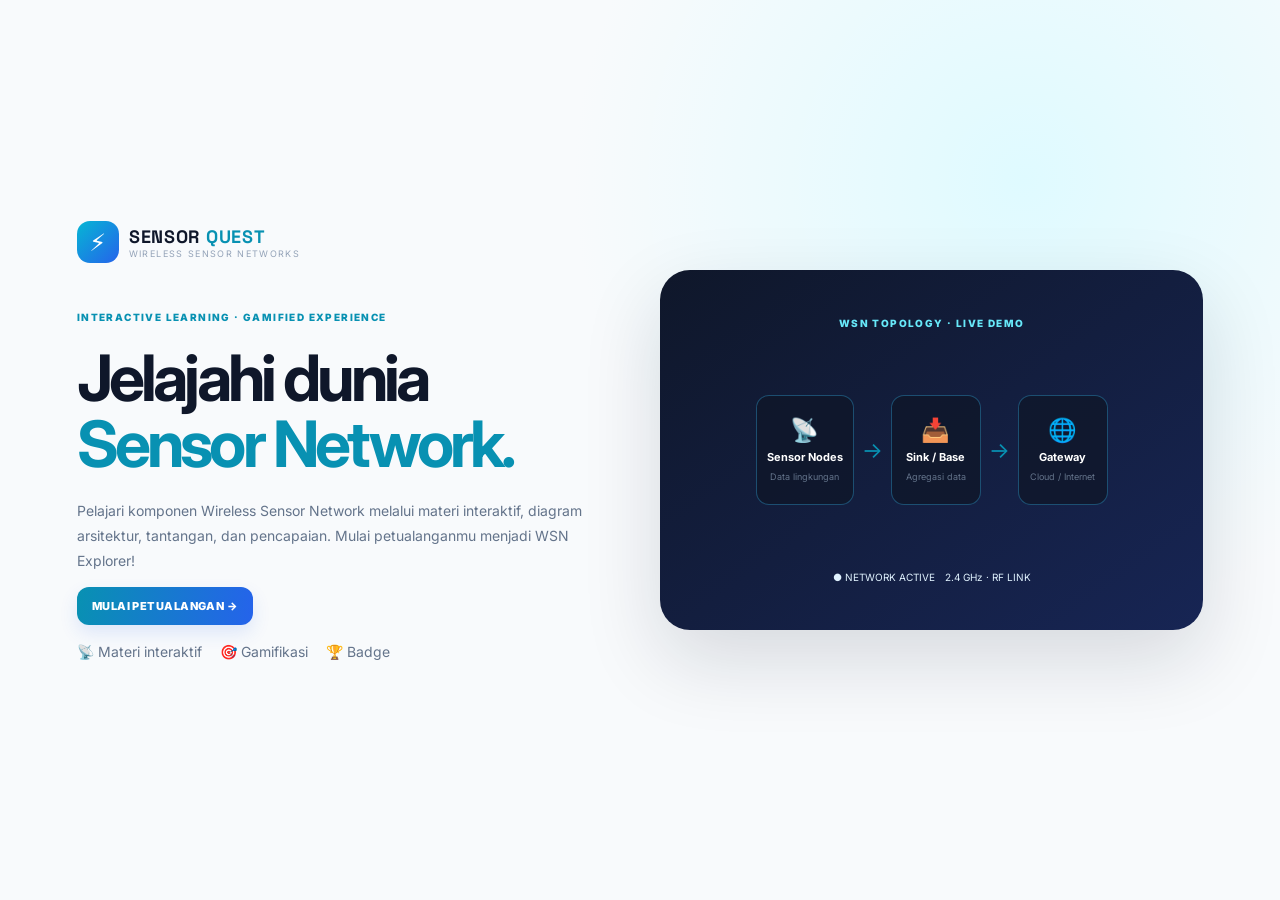
<file: index.html>
<!DOCTYPE html>
<html lang="id">

<head>
    <meta charset="UTF-8">
    <meta name="viewport" content="width=device-width, initial-scale=1.0">
    <meta name="theme-color" content="#06b6d4">
    <title>Sensor Quest — Mulai Petualangan</title>
    <link rel="stylesheet" href="assets/style.css">
    <script defer src="assets/app.js"></script>
</head>

<body data-page="index"><noscript>Aktifkan JavaScript untuk menggunakan website ini.</noscript></body>

</html>
</file>
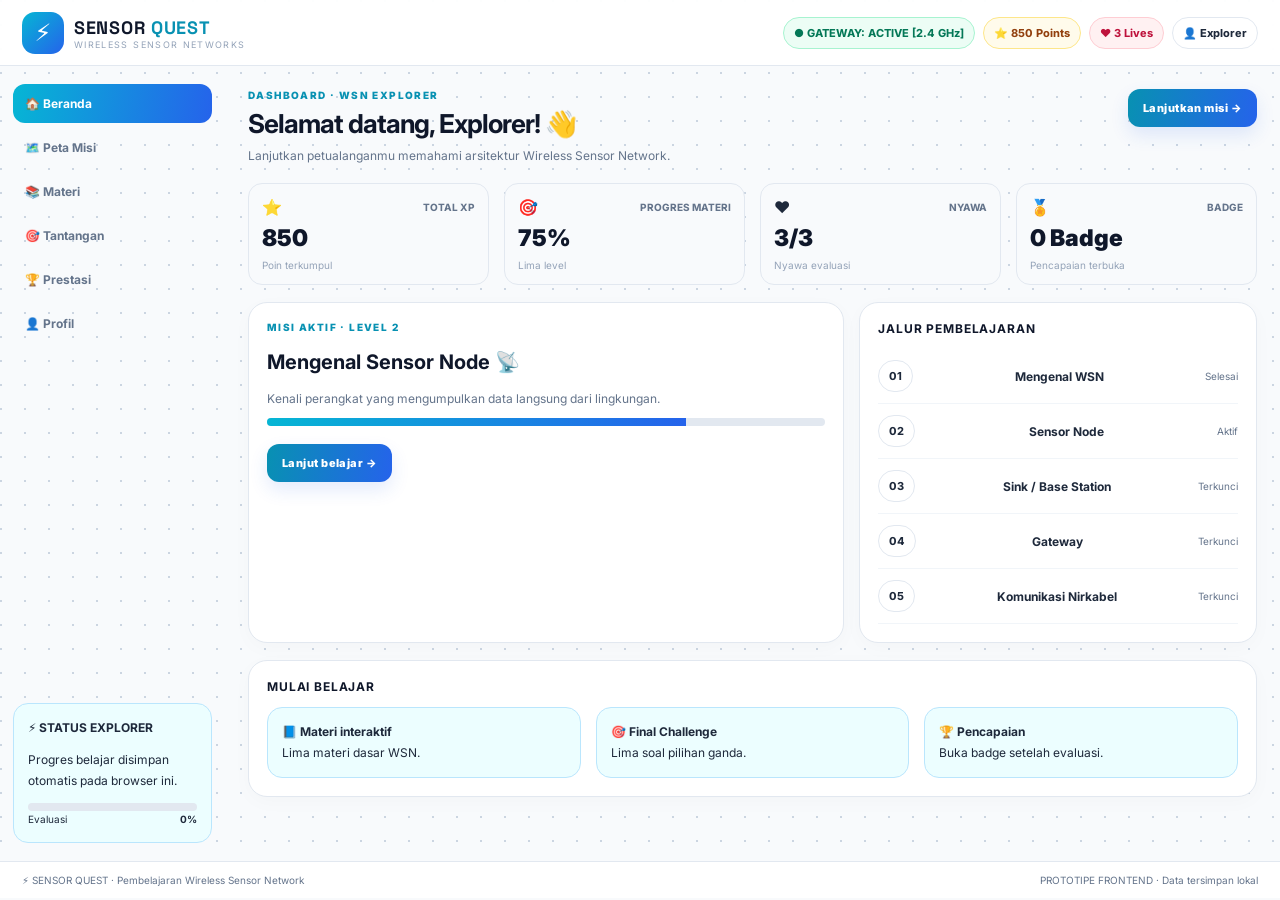
<file: dashboard.html>
<!DOCTYPE html>
<html lang="id">

<head>
    <meta charset="UTF-8">
    <meta name="viewport" content="width=device-width, initial-scale=1.0">
    <meta name="theme-color" content="#06b6d4">
    <title>Dashboard — Sensor Quest</title>
    <link rel="stylesheet" href="assets/style.css">
    <script defer src="assets/app.js"></script>
</head>

<body data-page="dashboard"><noscript>Aktifkan JavaScript untuk menggunakan website ini.</noscript></body>

</html>
</file>
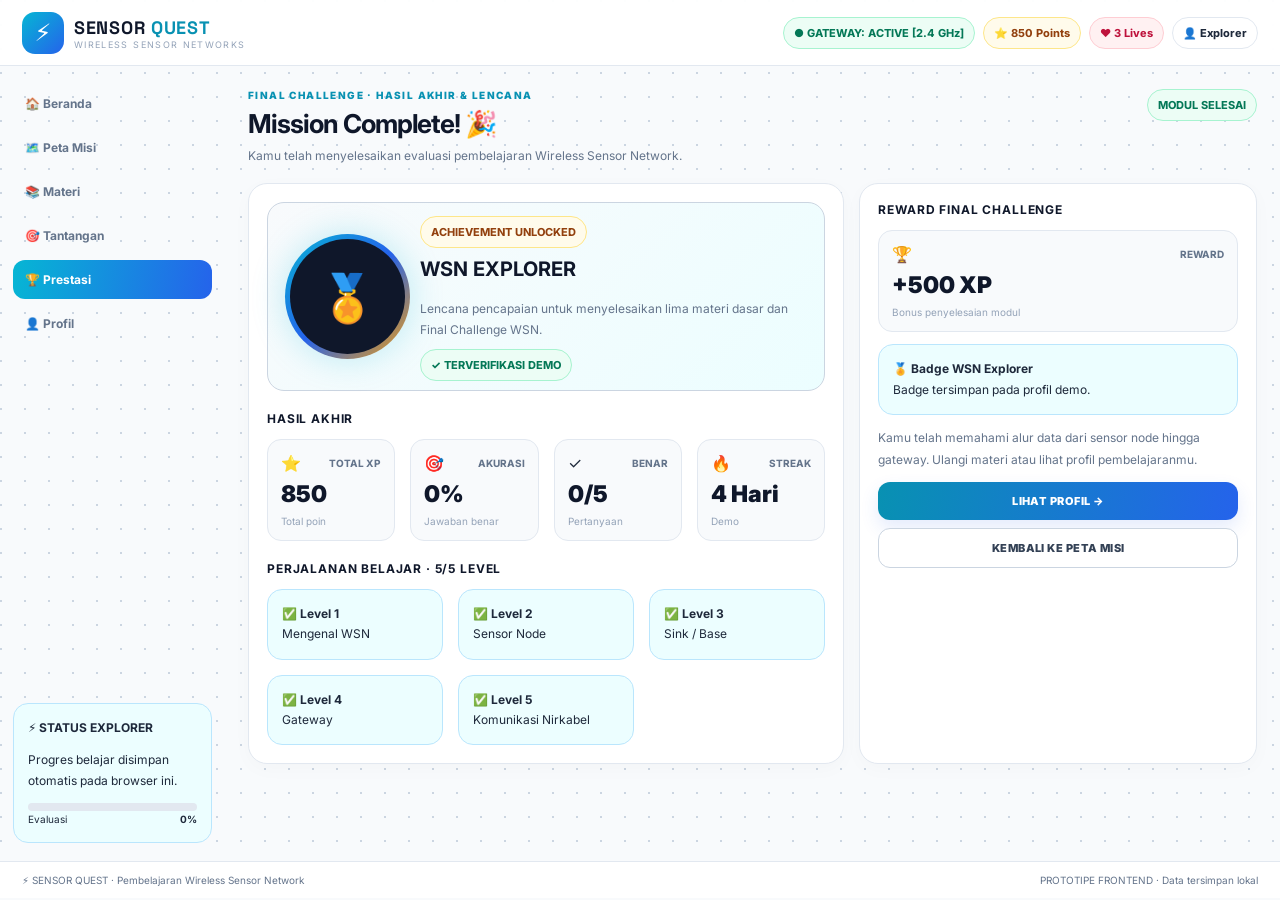
<file: hasil-akhir.html>
<!DOCTYPE html>
<html lang="id">

<head>
    <meta charset="UTF-8">
    <meta name="viewport" content="width=device-width, initial-scale=1.0">
    <meta name="theme-color" content="#06b6d4">
    <title>Hasil Akhir & Badge</title>
    <link rel="stylesheet" href="assets/style.css">
    <script defer src="assets/app.js"></script>
</head>

<body data-page="result"><noscript>Aktifkan JavaScript untuk menggunakan website ini.</noscript></body>

</html>
</file>
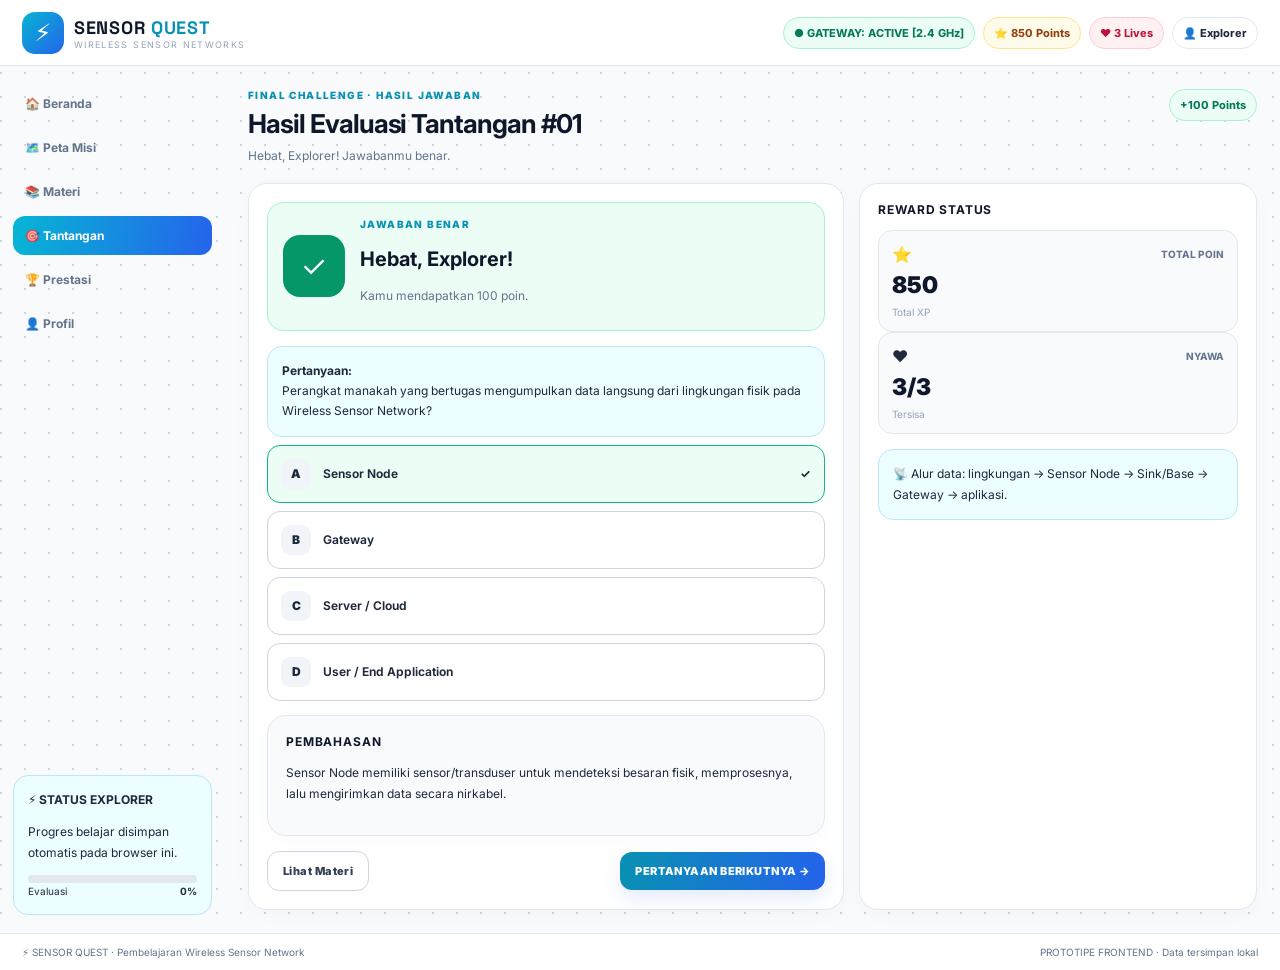
<file: hasil-benar.html>
<!DOCTYPE html>
<html lang="id">

<head>
    <meta charset="UTF-8">
    <meta name="viewport" content="width=device-width, initial-scale=1.0">
    <meta name="theme-color" content="#06b6d4">
    <title>Feedback Jawaban Benar</title>
    <link rel="stylesheet" href="assets/style.css">
    <script defer src="assets/app.js"></script>
</head>

<body data-page="correct"><noscript>Aktifkan JavaScript untuk menggunakan website ini.</noscript></body>

</html>
</file>
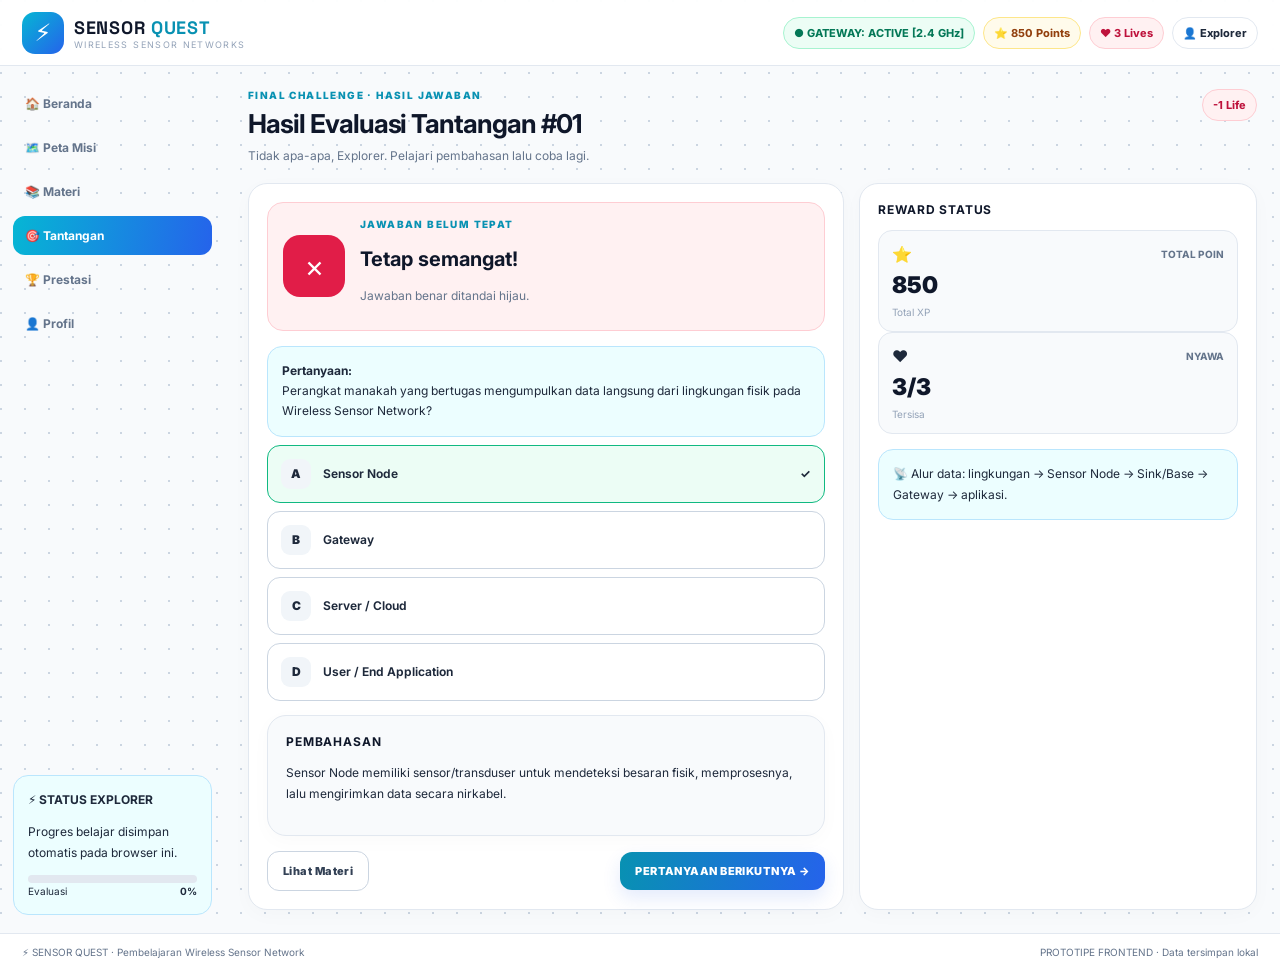
<file: hasil-salah.html>
<!DOCTYPE html>
<html lang="id">

<head>
    <meta charset="UTF-8">
    <meta name="viewport" content="width=device-width, initial-scale=1.0">
    <meta name="theme-color" content="#06b6d4">
    <title>Feedback Jawaban Salah</title>
    <link rel="stylesheet" href="assets/style.css">
    <script defer src="assets/app.js"></script>
</head>

<body data-page="wrong"><noscript>Aktifkan JavaScript untuk menggunakan website ini.</noscript></body>

</html>
</file>
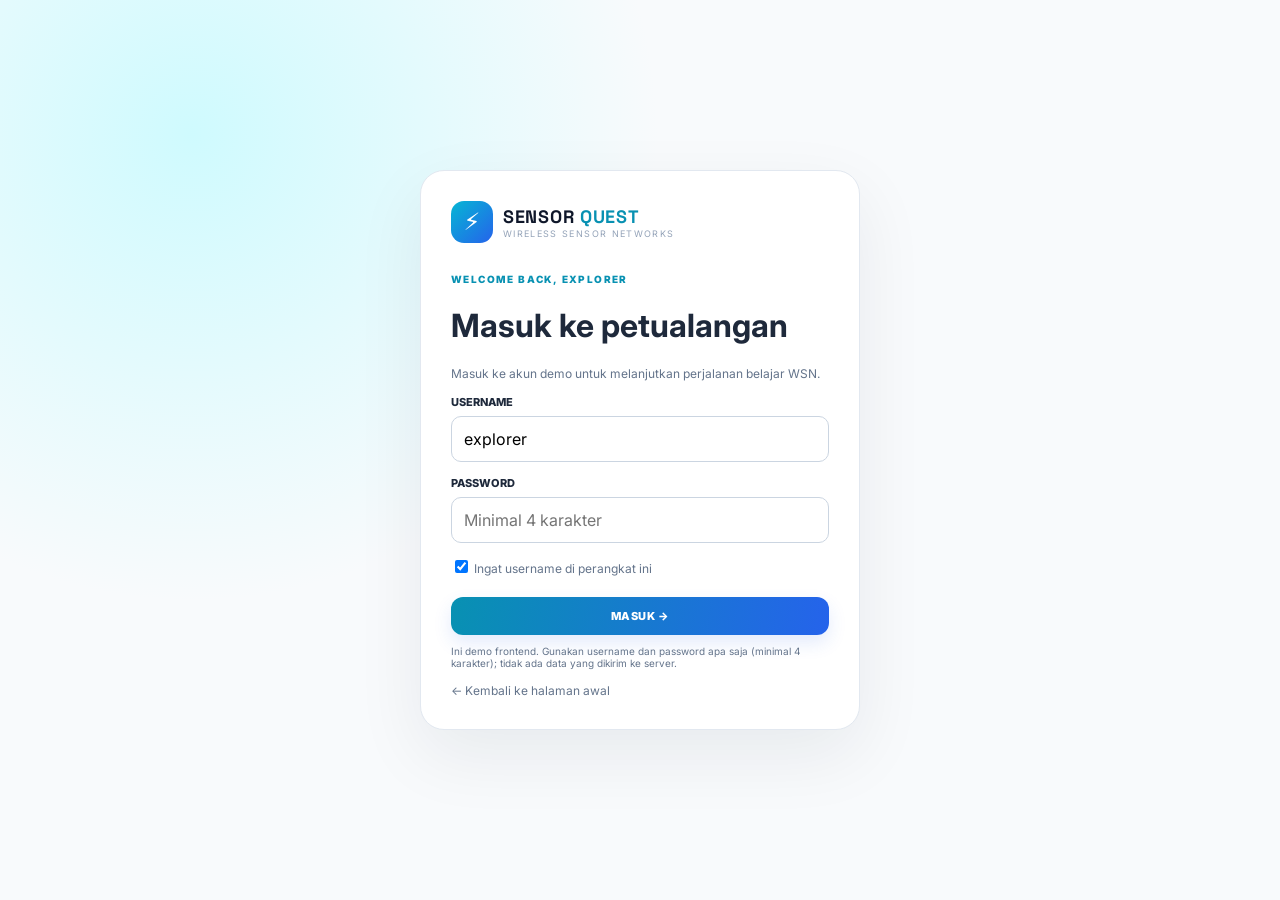
<file: login.html>
<!DOCTYPE html>
<html lang="id">

<head>
    <meta charset="UTF-8">
    <meta name="viewport" content="width=device-width, initial-scale=1.0">
    <meta name="theme-color" content="#06b6d4">
    <title>Masuk — Sensor Quest</title>
    <link rel="stylesheet" href="assets/style.css">
    <script defer src="assets/app.js"></script>
</head>

<body data-page="login"><noscript>Aktifkan JavaScript untuk menggunakan website ini.</noscript></body>

</html>
</file>
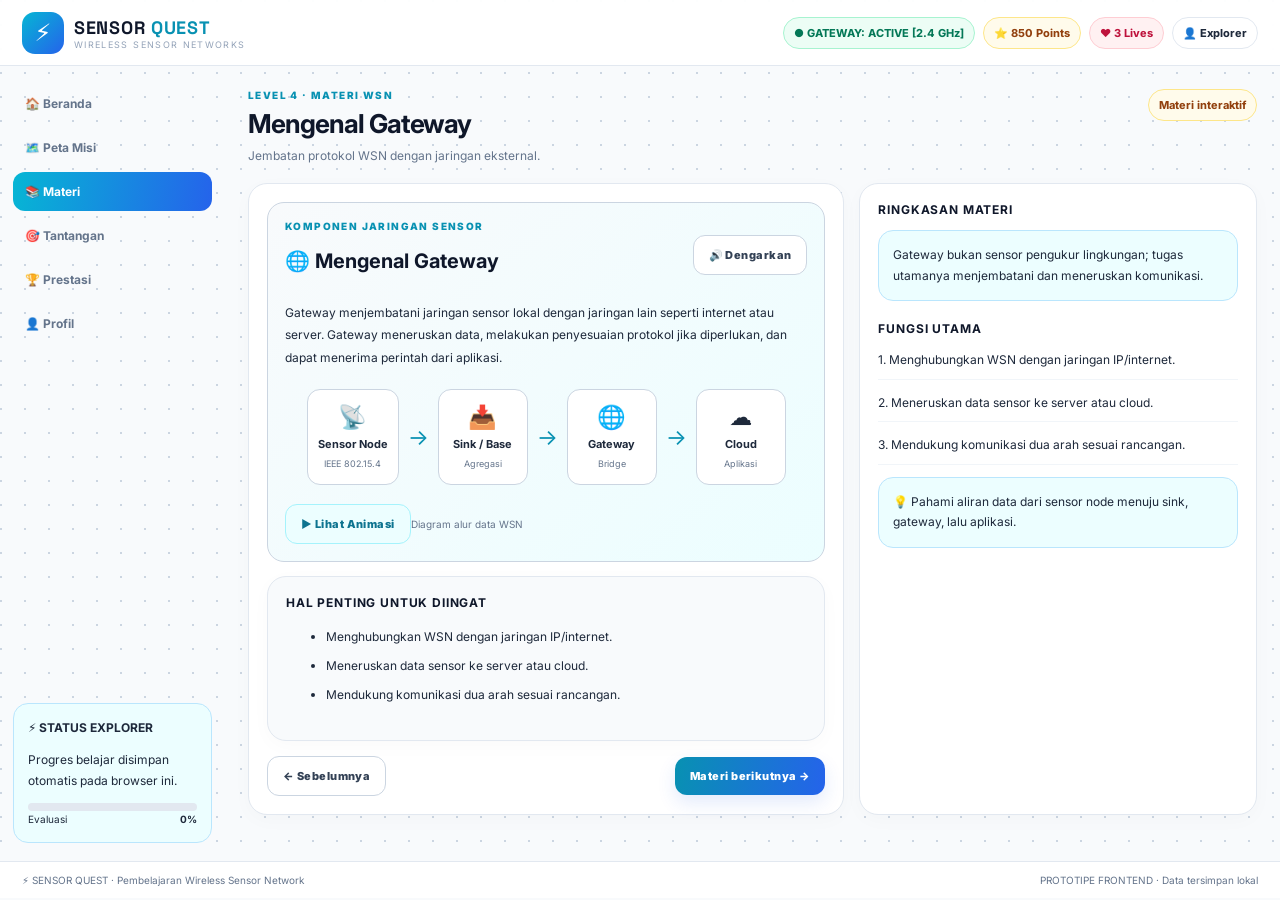
<file: materi-gateway.html>
<!DOCTYPE html>
<html lang="id">

<head>
    <meta charset="UTF-8">
    <meta name="viewport" content="width=device-width, initial-scale=1.0">
    <meta name="theme-color" content="#06b6d4">
    <title>Materi 4: Gateway</title>
    <link rel="stylesheet" href="assets/style.css">
    <script defer src="assets/app.js"></script>
</head>

<body data-page="gateway"><noscript>Aktifkan JavaScript untuk menggunakan website ini.</noscript></body>

</html>
</file>
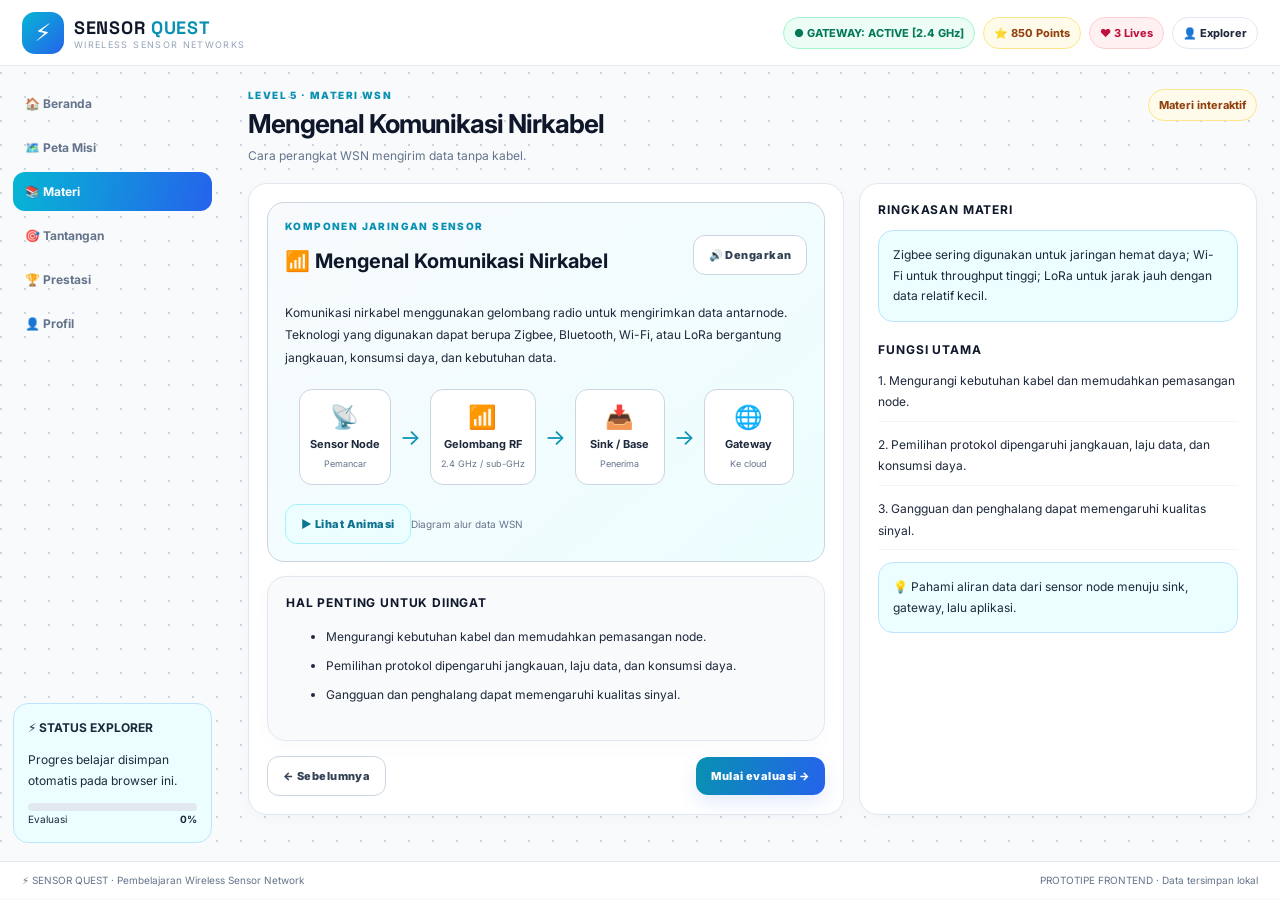
<file: materi-komunikasi.html>
<!DOCTYPE html>
<html lang="id">

<head>
    <meta charset="UTF-8">
    <meta name="viewport" content="width=device-width, initial-scale=1.0">
    <meta name="theme-color" content="#06b6d4">
    <title>Materi 5: Komunikasi Nirkabel</title>
    <link rel="stylesheet" href="assets/style.css">
    <script defer src="assets/app.js"></script>
</head>

<body data-page="wireless"><noscript>Aktifkan JavaScript untuk menggunakan website ini.</noscript></body>

</html>
</file>
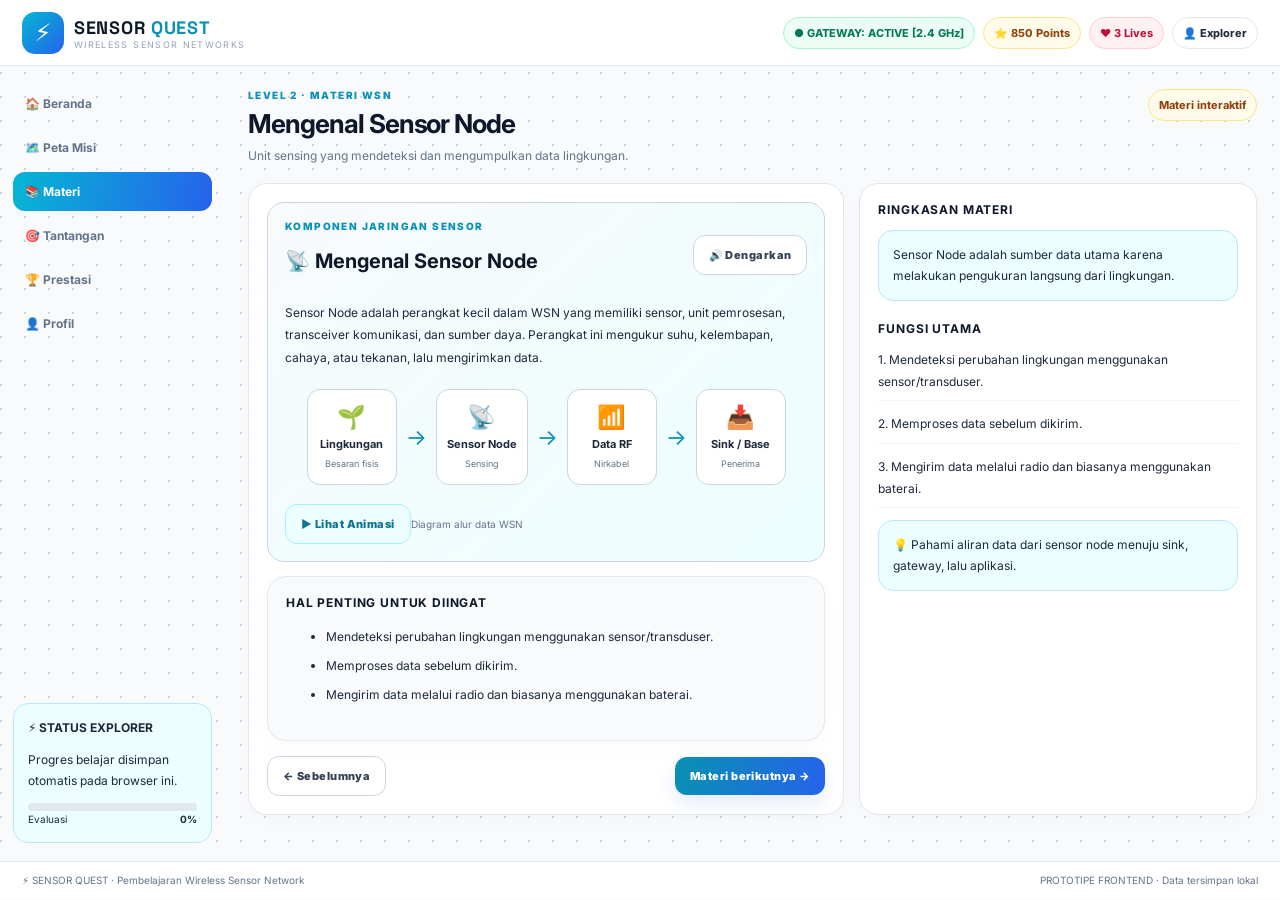
<file: materi-sensor-node.html>
<!DOCTYPE html>
<html lang="id">

<head>
    <meta charset="UTF-8">
    <meta name="viewport" content="width=device-width, initial-scale=1.0">
    <meta name="theme-color" content="#06b6d4">
    <title>Materi 2: Sensor Node</title>
    <link rel="stylesheet" href="assets/style.css">
    <script defer src="assets/app.js"></script>
</head>

<body data-page="sensor"><noscript>Aktifkan JavaScript untuk menggunakan website ini.</noscript></body>

</html>
</file>
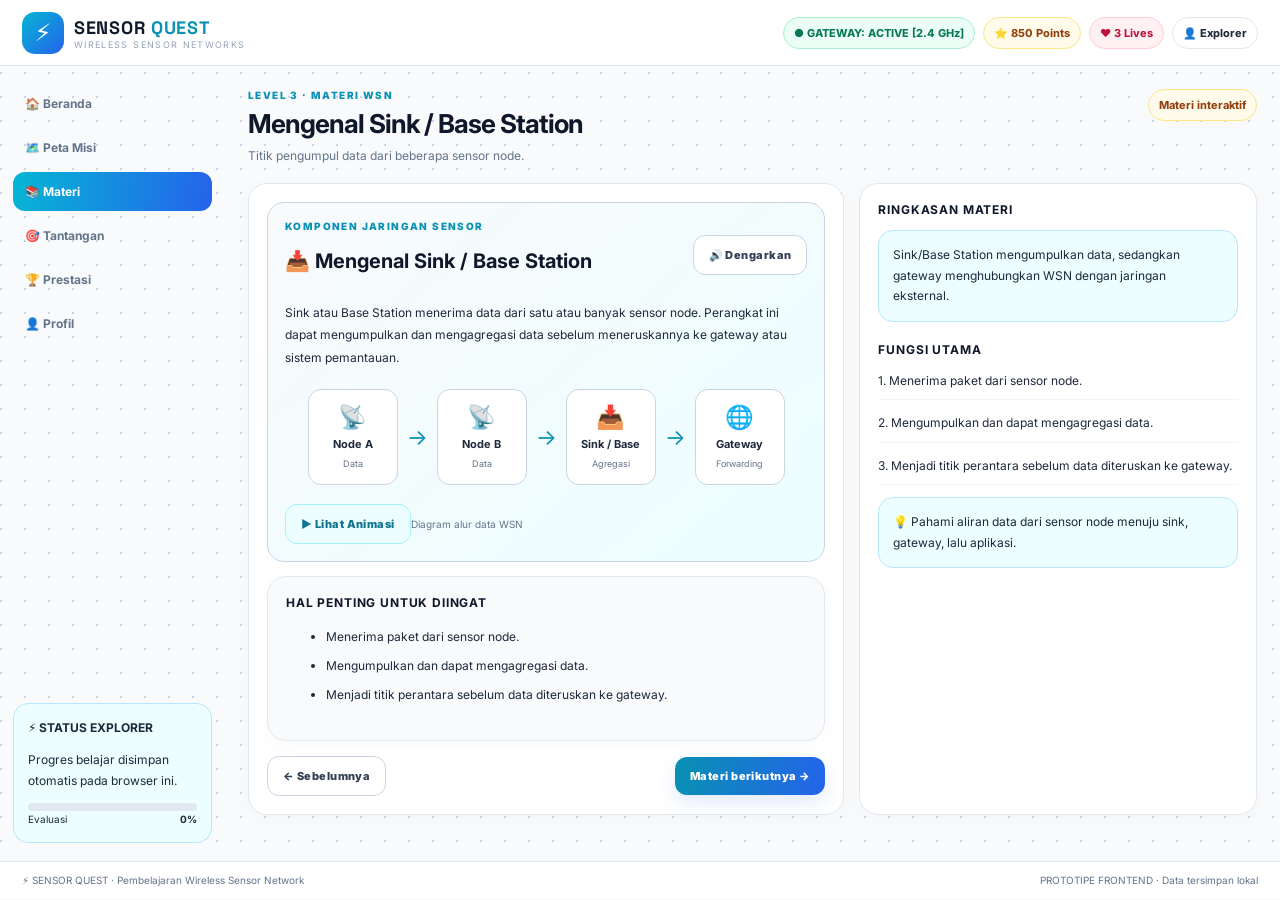
<file: materi-sink.html>
<!DOCTYPE html>
<html lang="id">

<head>
    <meta charset="UTF-8">
    <meta name="viewport" content="width=device-width, initial-scale=1.0">
    <meta name="theme-color" content="#06b6d4">
    <title>Materi 3: Sink / Base Station</title>
    <link rel="stylesheet" href="assets/style.css">
    <script defer src="assets/app.js"></script>
</head>

<body data-page="sink"><noscript>Aktifkan JavaScript untuk menggunakan website ini.</noscript></body>

</html>
</file>
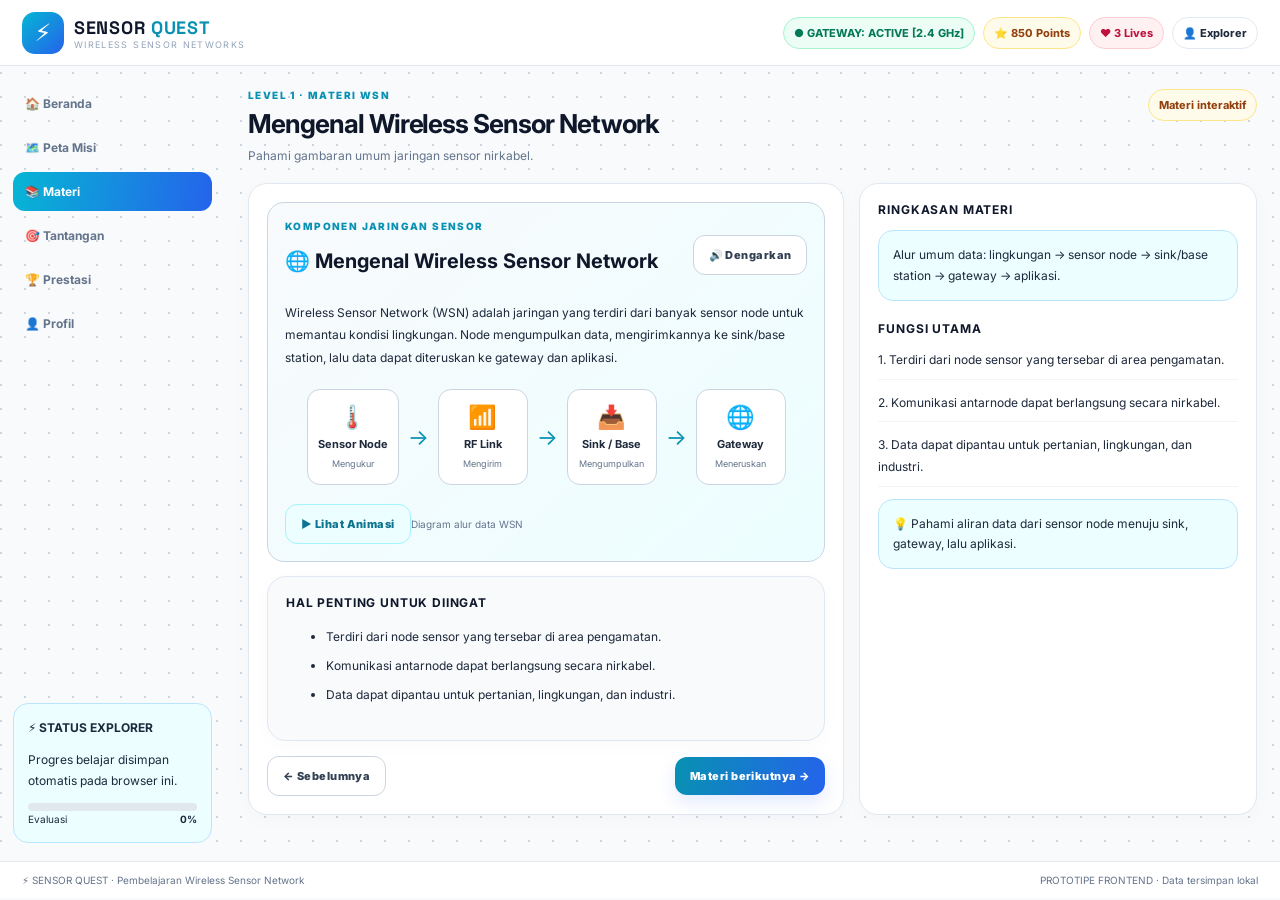
<file: materi-wsn.html>
<!DOCTYPE html>
<html lang="id">

<head>
    <meta charset="UTF-8">
    <meta name="viewport" content="width=device-width, initial-scale=1.0">
    <meta name="theme-color" content="#06b6d4">
    <title>Materi 1: Mengenal WSN</title>
    <link rel="stylesheet" href="assets/style.css">
    <script defer src="assets/app.js"></script>
</head>

<body data-page="intro"><noscript>Aktifkan JavaScript untuk menggunakan website ini.</noscript></body>

</html>
</file>
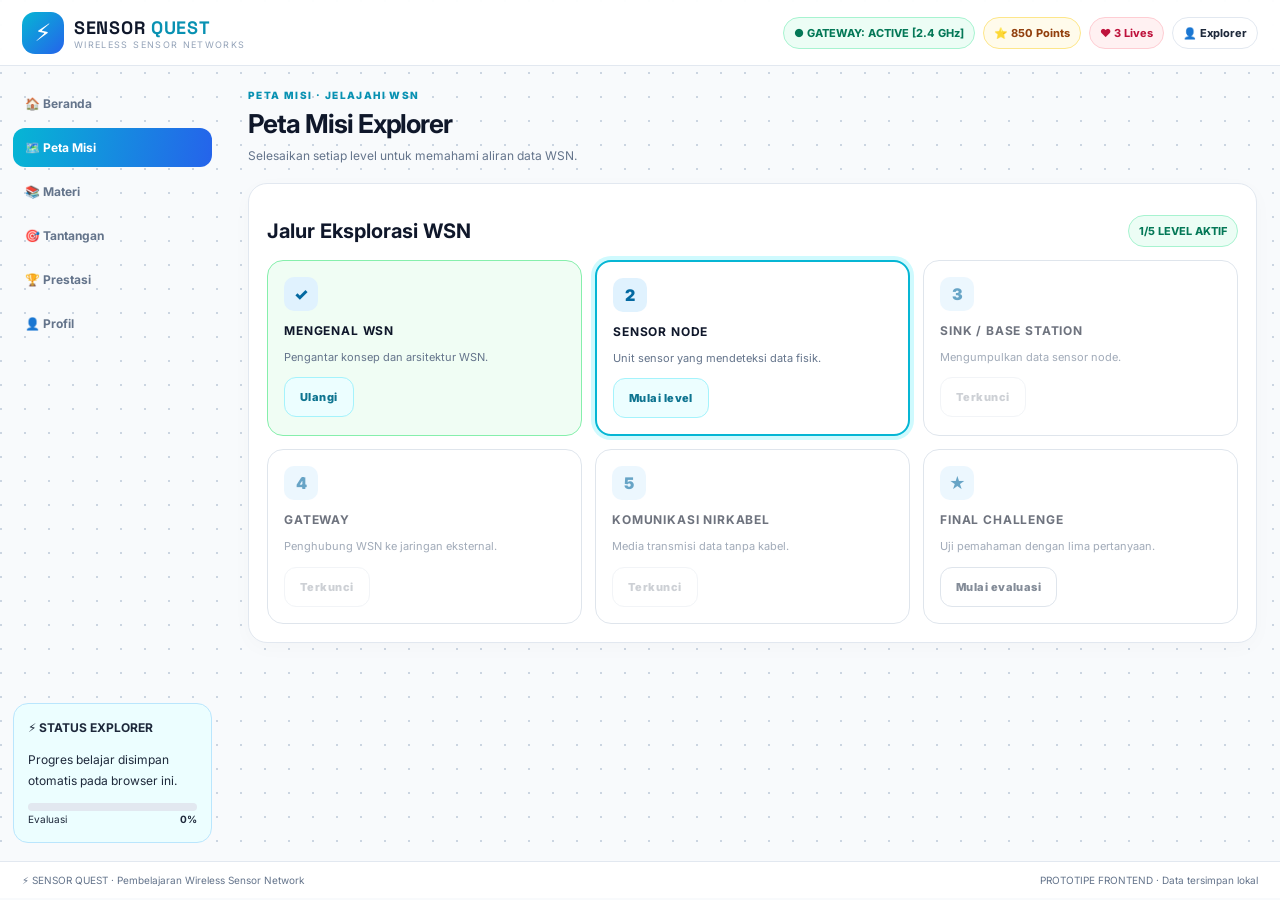
<file: peta-misi.html>
<!DOCTYPE html>
<html lang="id">

<head>
    <meta charset="UTF-8">
    <meta name="viewport" content="width=device-width, initial-scale=1.0">
    <meta name="theme-color" content="#06b6d4">
    <title>Peta Misi — Sensor Quest</title>
    <link rel="stylesheet" href="assets/style.css">
    <script defer src="assets/app.js"></script>
</head>

<body data-page="map"><noscript>Aktifkan JavaScript untuk menggunakan website ini.</noscript></body>

</html>
</file>
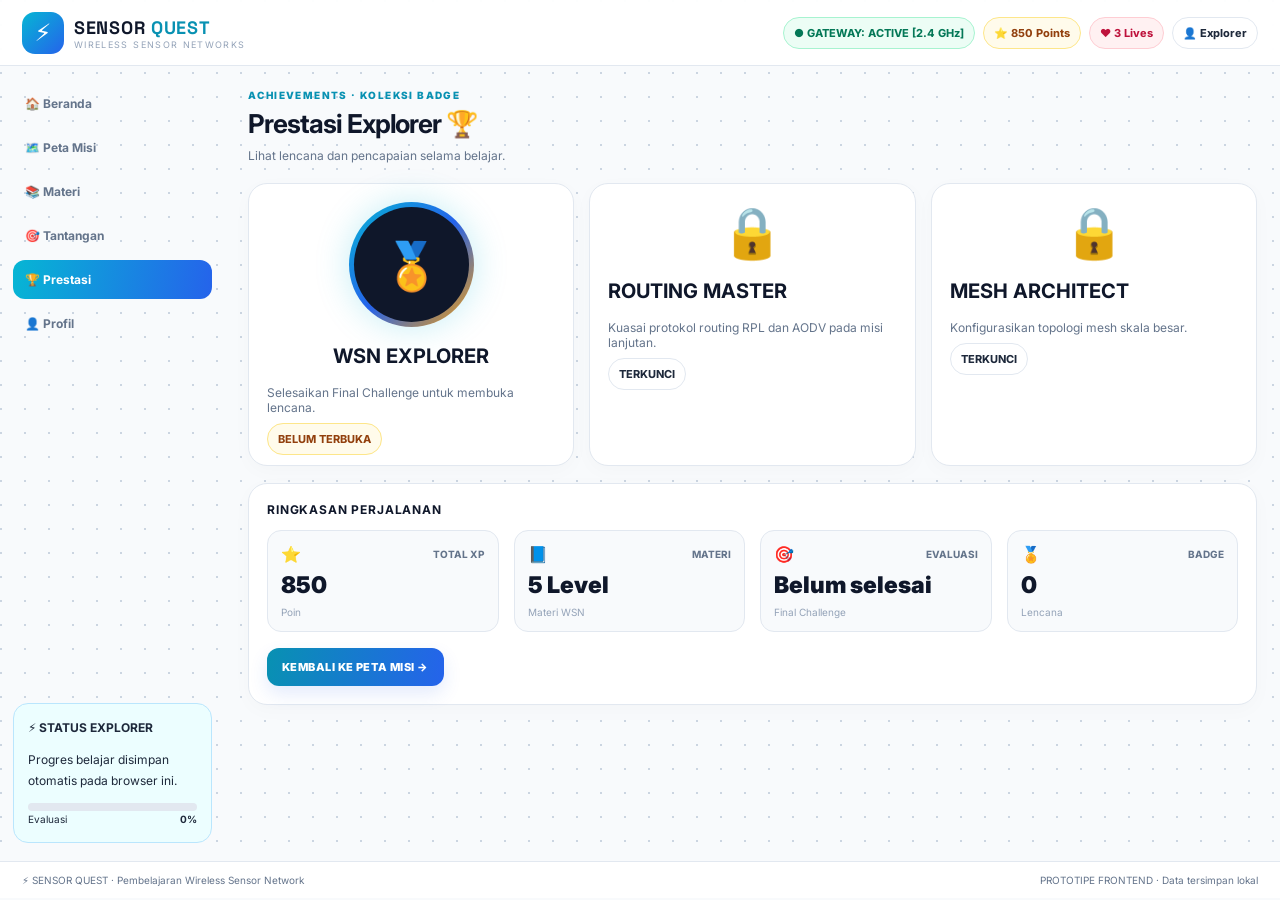
<file: prestasi.html>
<!DOCTYPE html>
<html lang="id">

<head>
    <meta charset="UTF-8">
    <meta name="viewport" content="width=device-width, initial-scale=1.0">
    <meta name="theme-color" content="#06b6d4">
    <title>Prestasi Explorer</title>
    <link rel="stylesheet" href="assets/style.css">
    <script defer src="assets/app.js"></script>
</head>

<body data-page="achievements"><noscript>Aktifkan JavaScript untuk menggunakan website ini.</noscript></body>

</html>
</file>
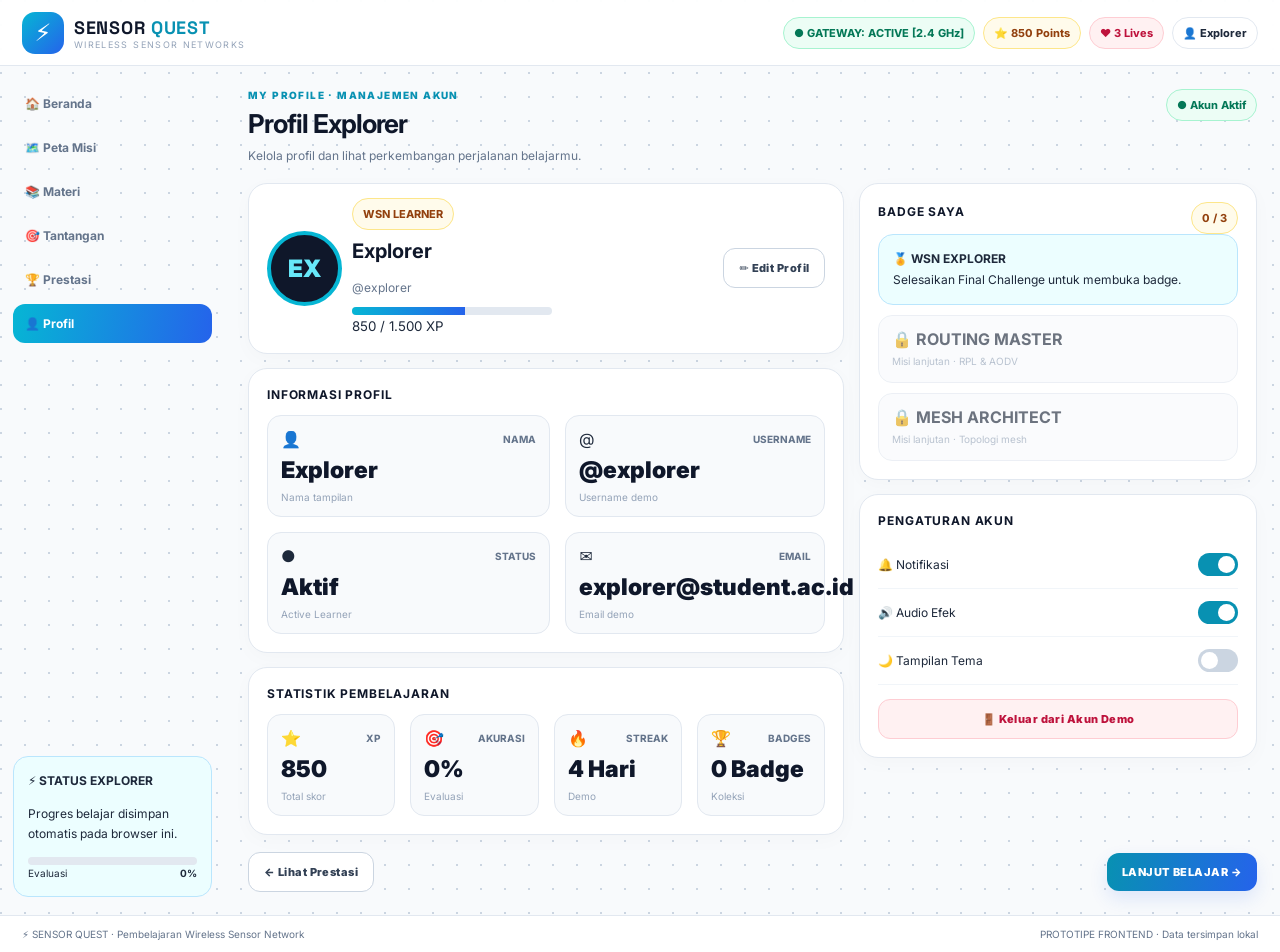
<file: profil.html>
<!DOCTYPE html>
<html lang="id">

<head>
    <meta charset="UTF-8">
    <meta name="viewport" content="width=device-width, initial-scale=1.0">
    <meta name="theme-color" content="#06b6d4">
    <title>Profil Explorer</title>
    <link rel="stylesheet" href="assets/style.css">
    <script defer src="assets/app.js"></script>
</head>

<body data-page="profile"><noscript>Aktifkan JavaScript untuk menggunakan website ini.</noscript></body>

</html>
</file>
<file: assets/style.css>
@import url('https://fonts.googleapis.com/css2?family=Inter:wght@400;500;600;700;800;900&family=Space+Grotesk:wght@500;600;700&display=swap');

:root {
    --c: #06b6d4;
    --b: #2563eb;
    --n: #0f172a;
    --s: #1e293b;
    --m: #64748b;
    --l: #e2e8f0
}

* {
    box-sizing: border-box
}

body {
    margin: 0;
    font-family: Inter, system-ui, sans-serif;
    color: var(--s);
    background: #f8fafc;
    background-image: radial-gradient(circle at 1px 1px, #cbd5e1 1px, transparent 0);
    background-size: 24px 24px
}

a {
    text-decoration: none;
    color: inherit
}

button,
input {
    font: inherit
}

button {
    cursor: pointer
}

.brand {
    display: flex;
    align-items: center;
    gap: 10px
}

.mark {
    width: 42px;
    height: 42px;
    border-radius: 13px;
    background: linear-gradient(135deg, var(--c), var(--b));
    color: white;
    display: grid;
    place-items: center;
    font-size: 24px
}

.brand b {
    font-family: 'Space Grotesk';
    font-size: 18px;
    letter-spacing: .04em;
    color: var(--n)
}

.brand b span {
    color: #0891b2
}

.sub {
    font-size: 9px;
    letter-spacing: .15em;
    color: #94a3b8;
    text-transform: uppercase
}

.top {
    height: 66px;
    position: sticky;
    top: 0;
    background: #ffffffed;
    backdrop-filter: blur(12px);
    border-bottom: 1px solid var(--l);
    display: flex;
    align-items: center;
    justify-content: space-between;
    padding: 0 22px;
    z-index: 5
}

.metrics {
    display: flex;
    gap: 8px;
    align-items: center
}

.pill {
    font-size: 11px;
    font-weight: 750;
    padding: 8px 10px;
    border: 1px solid var(--l);
    border-radius: 999px;
    background: #fff;
    white-space: nowrap
}

.green {
    background: #ecfdf5;
    color: #047857;
    border-color: #a7f3d0
}

.gold {
    background: #fffbeb;
    color: #92400e;
    border-color: #fde68a
}

.rose {
    background: #fff1f2;
    color: #be123c;
    border-color: #fecdd3
}

.layout {
    display: flex;
    max-width: 1480px;
    margin: auto;
    min-height: calc(100vh - 105px)
}

.side {
    width: 225px;
    flex-shrink: 0;
    padding: 18px 13px;
    display: flex;
    flex-direction: column;
    justify-content: space-between;
    gap: 20px
}

.nav {
    display: grid;
    gap: 5px
}

.nav a {
    padding: 12px;
    border-radius: 12px;
    color: #64748b;
    font-size: 12px;
    font-weight: 700
}

.nav a:hover {
    background: white
}

.nav a.active {
    background: linear-gradient(100deg, var(--c), var(--b));
    color: white
}

.sidebox,
.callout {
    background: #ecfeff;
    border: 1px solid #bae6fd;
    border-radius: 15px;
    padding: 14px;
    font-size: 12px;
    line-height: 1.7
}

.main {
    flex: 1;
    min-width: 0;
    padding: 23px;
    display: flex;
    flex-direction: column;
    gap: 17px
}

.head {
    display: flex;
    justify-content: space-between;
    align-items: flex-start;
    gap: 15px
}

.eyebrow {
    font-size: 10px;
    font-weight: 850;
    letter-spacing: .14em;
    text-transform: uppercase;
    color: #0891b2
}

.head h1 {
    font-size: 26px;
    letter-spacing: -.04em;
    margin: 7px 0;
    color: var(--n)
}

.head p {
    font-size: 12px;
    color: var(--m);
    line-height: 1.7;
    margin: 0
}

.card {
    background: white;
    border: 1px solid var(--l);
    border-radius: 19px;
    padding: 18px;
    box-shadow: 0 5px 20px #0f172a06;
    min-width: 0
}

.card h2 {
    font-size: 20px;
    color: var(--n)
}

.card h3 {
    font-size: 12px;
    text-transform: uppercase;
    letter-spacing: .07em;
    color: var(--n);
    margin: 0 0 13px
}

.grid {
    display: grid;
    gap: 15px
}

.two {
    grid-template-columns: minmax(0, 1.5fr) minmax(260px, 1fr)
}

.three {
    grid-template-columns: repeat(3, minmax(0, 1fr))
}

.four {
    grid-template-columns: repeat(4, minmax(0, 1fr))
}

.stat {
    padding: 13px;
    border: 1px solid #e2e8f0;
    background: #f8fafc;
    border-radius: 14px
}

.stat small {
    font-size: 10px;
    color: var(--m);
    font-weight: 750
}

.value {
    font-size: 23px;
    font-weight: 900;
    color: var(--n);
    margin: 7px 0
}

.hint {
    font-size: 10px;
    color: #94a3b8
}

.btn {
    display: inline-flex;
    align-items: center;
    justify-content: center;
    gap: 8px;
    padding: 12px 15px;
    border: 0;
    border-radius: 12px;
    font-size: 11px;
    font-weight: 850;
    letter-spacing: .04em
}

.primary {
    color: white;
    background: linear-gradient(100deg, #0891b2, #2563eb);
    box-shadow: 0 8px 18px #2563eb20
}

.secondary {
    color: #334155;
    background: white;
    border: 1px solid #cbd5e1
}

.soft {
    background: #ecfeff;
    color: #0e7490;
    border: 1px solid #a5f3fc
}

.danger {
    background: #fff1f2;
    color: #be123c;
    border: 1px solid #fecdd3
}

.btn:disabled {
    opacity: .4;
    cursor: not-allowed
}

.progress {
    height: 8px;
    background: #e2e8f0;
    border-radius: 20px;
    overflow: hidden
}

.progress span {
    height: 100%;
    display: block;
    background: linear-gradient(90deg, var(--c), var(--b))
}

.diagram {
    padding: 17px;
    border-radius: 17px;
    background: linear-gradient(140deg, #f8fafc, #ecfeff);
    border: 1px solid #cbd5e1
}

.flow {
    display: flex;
    justify-content: center;
    align-items: center;
    gap: 9px;
    flex-wrap: wrap;
    margin: 19px 0
}

.node {
    padding: 13px 10px;
    min-width: 90px;
    text-align: center;
    background: white;
    border: 1px solid #cbd5e1;
    border-radius: 13px
}

.node strong {
    display: block;
    font-size: 11px;
    margin-top: 6px
}

.node small {
    font-size: 9px;
    color: var(--m)
}

.arrow {
    font-size: 22px;
    color: #0891b2
}

.muted {
    color: var(--m)
}

.small {
    font-size: 12px
}

.tiny {
    font-size: 10px
}

.row {
    display: flex;
    align-items: center;
    justify-content: space-between;
    gap: 10px
}

.footer {
    padding: 12px 22px;
    background: white;
    border-top: 1px solid var(--l);
    font-size: 10px;
    color: var(--m);
    display: flex;
    justify-content: space-between;
    gap: 10px;
    flex-wrap: wrap
}

.splash {
    min-height: 100vh;
    display: grid;
    grid-template-columns: 1fr 1fr;
    align-items: center;
    gap: 40px;
    padding: 6vw;
    background: radial-gradient(circle at 80% 20%, #dffaff, transparent 36%), #f8fafc
}

.splash h1 {
    font-size: clamp(42px, 5vw, 70px);
    line-height: 1.02;
    letter-spacing: -.06em;
    color: var(--n);
    margin: 22px 0
}

.splash h1 span {
    color: #0891b2
}

.splash p {
    max-width: 520px;
    color: var(--m);
    font-size: 14px;
    line-height: 1.8
}

.visual {
    min-height: 360px;
    border-radius: 30px;
    background: linear-gradient(145deg, #0f172a, #172554);
    color: #e0f2fe;
    display: grid;
    place-items: center;
    padding: 24px;
    box-shadow: 0 30px 80px #0f172a24
}

.visual .node {
    background: #0f172acc;
    color: white;
    border-color: #38bdf855;
    padding: 20px 10px
}

.visual .flow {
    gap: 8px
}

.login {
    min-height: 100vh;
    display: grid;
    place-items: center;
    padding: 22px;
    background: radial-gradient(circle at 15% 15%, #cffafe, transparent 35%), #f8fafc
}

.loginbox {
    width: min(100%, 440px);
    padding: 30px;
    border-radius: 24px;
    background: white;
    border: 1px solid var(--l);
    box-shadow: 0 25px 70px #0f172a12
}

.field {
    display: grid;
    gap: 7px;
    margin: 14px 0
}

.field label {
    font-size: 11px;
    font-weight: 800
}

.field input {
    padding: 12px;
    border: 1px solid #cbd5e1;
    border-radius: 10px;
    width: 100%
}

.missiongrid {
    display: grid;
    grid-template-columns: repeat(3, minmax(0, 1fr));
    gap: 13px
}

.mission {
    padding: 16px;
    border: 1px solid #cbd5e1;
    background: white;
    border-radius: 16px
}

.mission h3 {
    margin: 12px 0 5px
}

.mission p {
    font-size: 11px;
    color: var(--m);
    line-height: 1.6
}

.mission.current {
    border: 2px solid var(--c);
    box-shadow: 0 0 0 4px #cffafe
}

.mission.done {
    background: #f0fdf4;
    border-color: #86efac
}

.mission.locked {
    opacity: .6
}

.number {
    width: 34px;
    height: 34px;
    border-radius: 10px;
    background: #e0f2fe;
    color: #0369a1;
    display: grid;
    place-items: center;
    font-weight: 900
}

.option {
    width: 100%;
    display: flex;
    align-items: center;
    gap: 12px;
    padding: 13px;
    border-radius: 13px;
    border: 1px solid #cbd5e1;
    background: white;
    text-align: left;
    margin: 8px 0;
    font-size: 12px;
    font-weight: 650
}

.option.selected {
    border: 2px solid #0891b2;
    background: #ecfeff
}

.option.correct {
    border-color: #10b981;
    background: #ecfdf5
}

.option.wrong {
    border-color: #f43f5e;
    background: #fff1f2
}

.letter {
    width: 30px;
    height: 30px;
    display: grid;
    place-items: center;
    border-radius: 9px;
    background: #f1f5f9;
    font-weight: 900;
    flex-shrink: 0
}

.feedback {
    display: flex;
    gap: 15px;
    align-items: center;
    padding: 15px;
    border-radius: 16px;
    background: #ecfdf5;
    border: 1px solid #a7f3d0
}

.feedback.bad {
    background: #fff1f2;
    border-color: #fecdd3
}

.feedbackicon {
    width: 62px;
    height: 62px;
    display: grid;
    place-items: center;
    border-radius: 17px;
    background: #059669;
    color: white;
    font-size: 30px;
    flex-shrink: 0
}

.bad .feedbackicon {
    background: #e11d48
}

.medal {
    width: 125px;
    height: 125px;
    border-radius: 50%;
    padding: 5px;
    background: linear-gradient(135deg, #06b6d4, #2563eb, #f59e0b);
    display: grid;
    place-items: center;
    box-shadow: 0 0 35px #06b6d43b;
    flex-shrink: 0
}

.medal div {
    height: 100%;
    width: 100%;
    border-radius: 50%;
    background: #0f172a;
    color: #67e8f9;
    display: grid;
    place-items: center;
    font-size: 46px
}

.avatar {
    width: 75px;
    height: 75px;
    border-radius: 50%;
    background: #0f172a;
    color: #67e8f9;
    border: 4px solid var(--c);
    display: grid;
    place-items: center;
    font-size: 24px;
    font-weight: 900
}

.toggle {
    width: 40px;
    height: 23px;
    border: 0;
    border-radius: 20px;
    background: #cbd5e1;
    padding: 3px;
    display: flex
}

.toggle:after {
    content: '';
    width: 17px;
    height: 17px;
    border-radius: 50%;
    background: white;
    transition: .2s
}

.toggle.on {
    background: #0891b2
}

.toggle.on:after {
    transform: translateX(17px)
}

.toast {
    position: fixed;
    right: 18px;
    bottom: 18px;
    background: #0f172a;
    color: white;
    padding: 13px 16px;
    border-radius: 12px;
    font-size: 12px;
    z-index: 10
}

.darkmode {
    filter: invert(.9) hue-rotate(180deg)
}

@media(max-width:1000px) {
    .side {
        width: 185px
    }

    .two {
        grid-template-columns: 1fr
    }

    .four {
        grid-template-columns: repeat(2, minmax(0, 1fr))
    }

    .missiongrid {
        grid-template-columns: repeat(2, minmax(0, 1fr))
    }
}

@media(max-width:700px) {
    .top {
        padding: 0 12px
    }

    .metrics .pill:first-child,
    .metrics .pill:nth-child(2) {
        display: none
    }

    .layout {
        display: block
    }

    .side {
        width: auto;
        padding: 9px;
        border-bottom: 1px solid var(--l)
    }

    .nav {
        display: flex;
        overflow: auto
    }

    .nav a {
        white-space: nowrap;
        padding: 10px
    }

    .sidebox {
        display: none
    }

    .main {
        padding: 13px;
        gap: 13px
    }

    .head {
        display: block
    }

    .head>div:last-child {
        margin-top: 12px
    }

    .head h1 {
        font-size: 23px
    }

    .two,
    .three,
    .four,
    .missiongrid {
        grid-template-columns: 1fr
    }

    .splash {
        grid-template-columns: 1fr;
        padding: 25px;
        gap: 28px
    }

    .splash h1 {
        font-size: 44px
    }

    .visual {
        min-height: 260px
    }

    .visual .flow {
        flex-direction: column
    }

    .visual .arrow {
        transform: rotate(90deg)
    }

    .card {
        padding: 14px
    }

    .footer {
        padding: 12px
    }

    .row.stack {
        align-items: flex-start;
        flex-direction: column
    }

    .medal {
        width: 100px;
        height: 100px
    }
}
</file>
